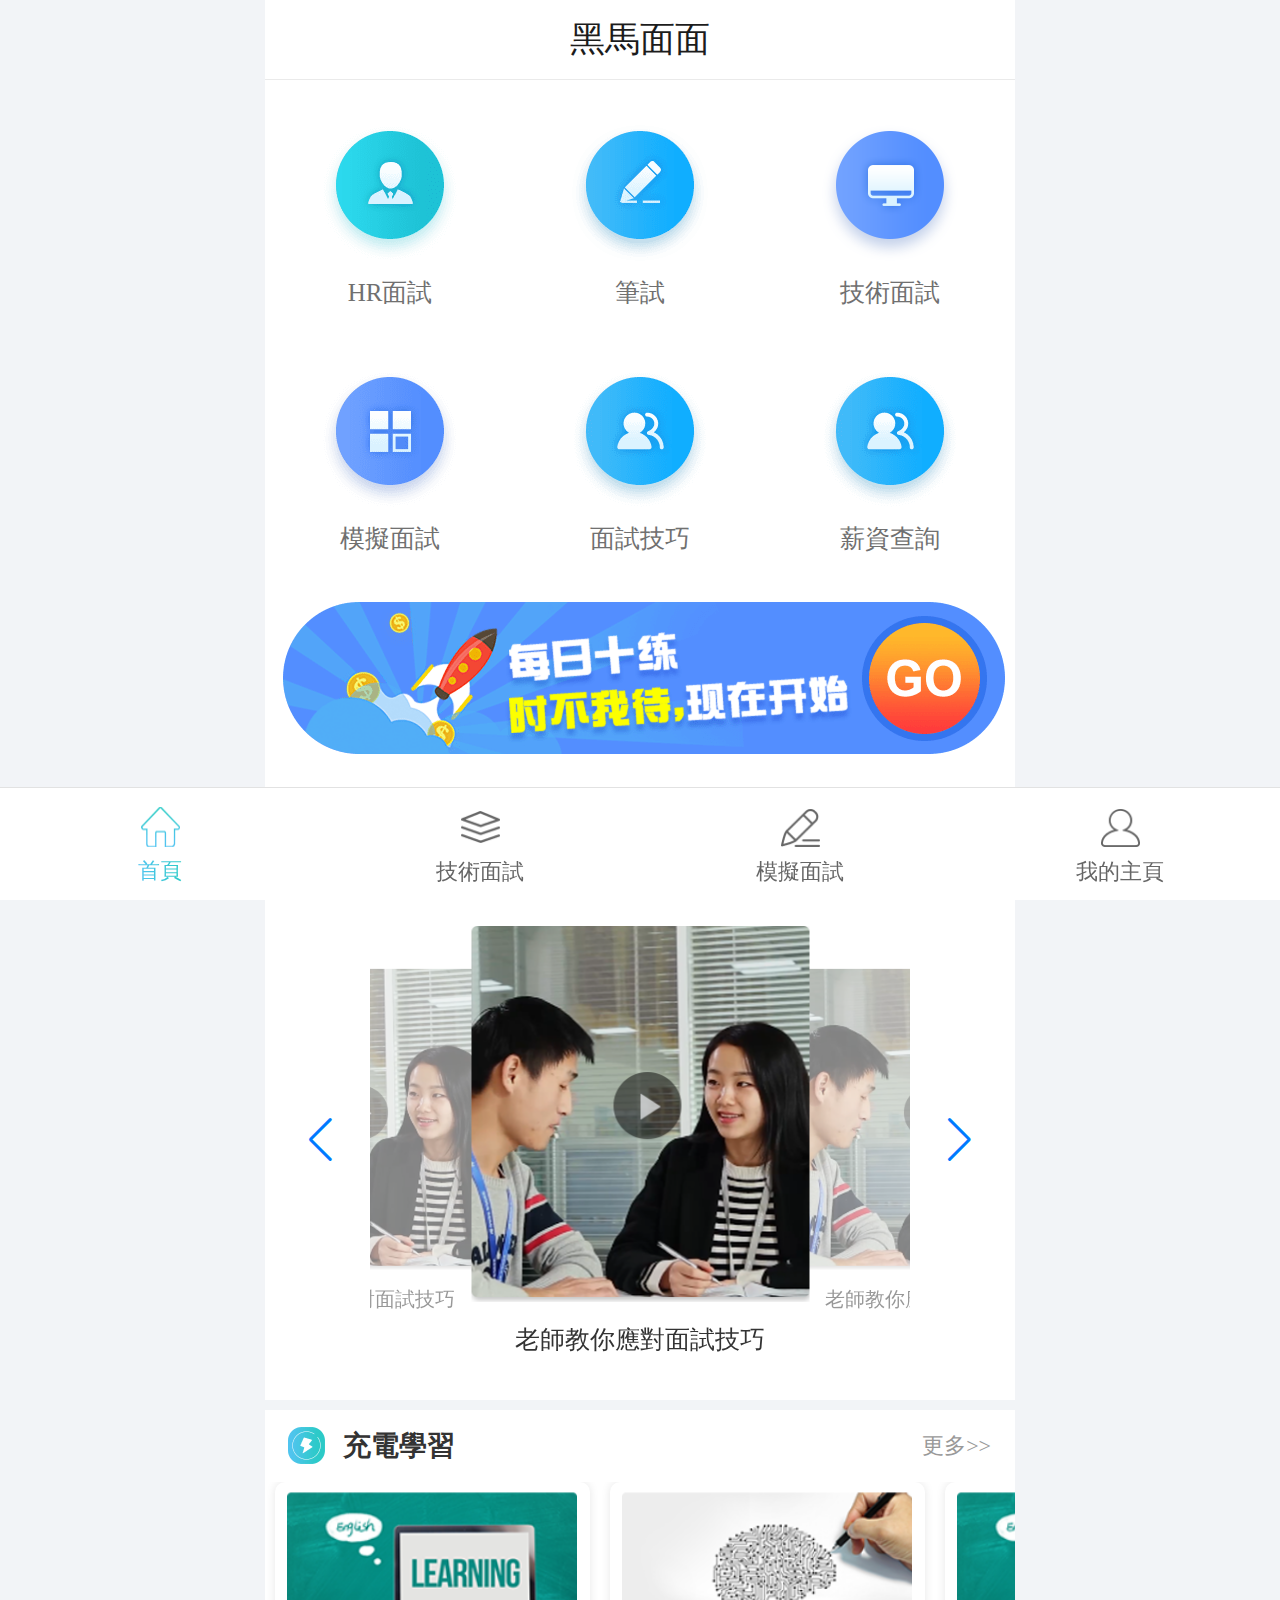
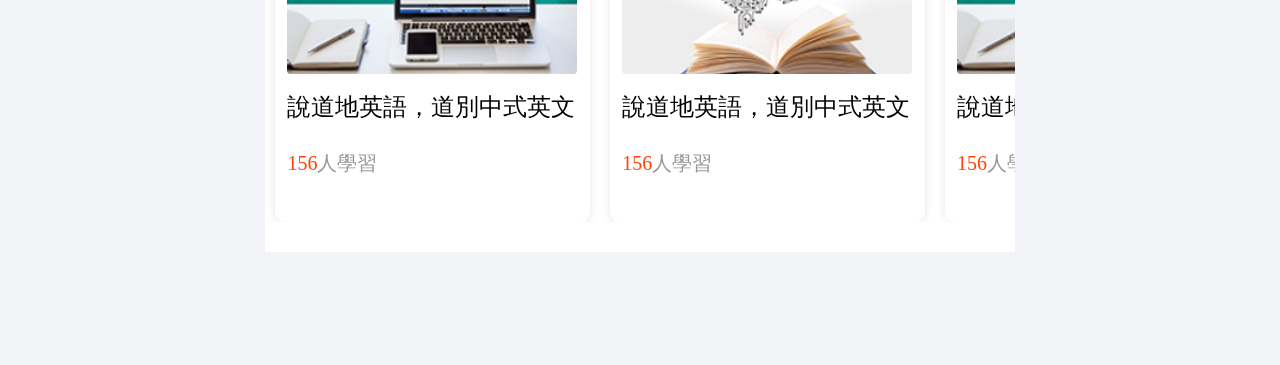
<file: bh/index.html>
<!DOCTYPE html>
<html lang="en">

<head>
    <meta charset="UTF-8">
    <meta name="viewport" content="width=device-width, initial-scale=1.0" />
    <title>黑馬面面</title>
    <link rel="stylesheet" href="./css/swiper.css">
    <link rel="stylesheet" href="./css/bass.css">
    <link rel="stylesheet" href="./css/index.css">
</head>

<body>

    <!-- indexheader start -->
    <header class="indexheader">黑馬面面</header>
    <!-- indexheader end -->

    <section class="indexwrap_1">
        <!-- indexnav start -->
        <nav class="indexnav">
            <ul>
                <li class="HRinterview"><a href="#"><span class="pic_1"></span><span class="word">HR面試</span></a></li>
                <li class="pentext"><a href="#"><span class="pic_2"></span><span class="word">筆試</span></a></li>
                <li class="technology"><a href="#"><span class="pic_3"></span><span class="word">技術面試</span></a></li>
                <li class="similatinterview"><a href="#"><span class="pic_4"></span><span class="word">模擬面試</span></a>
                </li>
                <li class="interviewskill"><a href="#"><span class="pic_5"></span><span class="word">面試技巧</span></a>
                </li>
                <li class="paysearch"><a href="#"><span class="pic_6"></span><span class="word">薪資查詢</span></a></li>
            </ul>
        </nav>
        <!-- indexnav end -->
        <!-- indexbanner start -->
        <div class="indexbanner">
            <a href="#"><img src="./upload/go.png" alt=""></a>
        </div>
        <!-- indexbanner end -->
    </section>
    <section class="indexwrap_2">
        <!-- jobdirect start -->
        <div class="jobdirect">
            <div class="jobdirect_hd">
                <span class="title">就業指導</span>
                <a href="#" class="more">更多>></a>
            </div>
            <div class="jobdirect_bd">
                <!-- Swiper -->
                <div class="swiper-container jbc_content">
                    <div class="swiper-wrapper">
                        <div class="swiper-slide">
                            <a href=""><img src="./upload/pic.png" alt=""></a>
                            <p>老師教你應對面試技巧</p>
                        </div>
                        <div class="swiper-slide">
                            <a href=""><img src="./upload/pic.png" alt=""></a>
                            <p>老師教你應對面試技巧</p>
                        </div>
                        <div class="swiper-slide">
                            <a href=""><img src="./upload/pic.png" alt=""></a>
                            <p>老師教你應對面試技巧</p>
                        </div>
                    </div>
                </div>
                <div class="swiper-button-next"></div>
                <div class="swiper-button-prev"></div>
            </div>
            <!-- jobdirect end -->

    </section>
    <section class="indexwrap_3">
        <!-- learn start -->
        <div class="learn_hd">
            <div class="title">充電學習</div>
            <a href="#" class="more">更多>></a>
        </div>
        <div class="learn_bd">
            <!-- Swiper -->
            <div class="swiper-container learn_content">
                <div class="swiper-wrapper">
                    <div class="swiper-slide"><a href="#"><img src="./upload/pic1.png" alt="">
                            <h4>說道地英語，道別中式英文</h4><span class="people_1">156</span><span class="people_2">人學習</span>
                        </a></div>
                    <div class="swiper-slide"><a href="#"><img src="./upload/pic2.png" alt="">
                            <h4>說道地英語，道別中式英文</h4><span class="people_1">156</span><span class="people_2">人學習</span>
                        </a></div>
                    <div class="swiper-slide"><a href="#"><img src="./upload/pic1.png" alt="">
                            <h4>說道地英語，道別中式英文</h4><span class="people_1">156</span><span class="people_2">人學習</span>
                        </a></div>
                    <div class="swiper-slide"><a href="#"><img src="./upload/pic1.png" alt="">
                            <h4>說道地英語，道別中式英文</h4><span class="people_1">156</span><span class="people_2">人學習</span>
                        </a></div>
                    <div class="swiper-slide"><a href="#"><img src="./upload/pic1.png" alt="">
                            <h4>說道地英語，道別中式英文</h4><span class="people_1">156</span><span class="people_2">人學習</span>
                        </a></div>
                    <div class="swiper-slide"><a href="#"><img src="./upload/pic1.png" alt="">
                            <h4>說道地英語，道別中式英文</h4><span class="people_1">156</span><span class="people_2">人學習</span>
                        </a></div>

                </div>
            </div>
        </div>
        <!-- learn end -->
    </section>
    <!-- footer start -->
    <section class="footer">
        <ul>
            <li class="footer_home"><a href=""><span class="pic_home"></span><span class="word wordcolor">首頁</span></a>
            </li>
            <li class="footer_interview"><a href=""><span class="pic_interview"></span><span
                        class="word">技術面試</span></a></li>
            <li><a href="footer_similatinterview"><span class="pic_similatinterview"></span><span
                        class="word">模擬面試</span></a></li>
            <li><a href="self"><span class="pic_self"></span><span class="word">我的主頁</span></a></li>
        </ul>
    </section>
    <!-- footer end -->
    <script src="./js/flexible.js"></script>
    <script src="./js/swiper.min.js"></script>
    <script>
        // 第一個banner
        (function () {
            var swiper = new Swiper('.jbc_content', {
                slidesPerView: 2,
                spaceBetween: 30,
                centeredSlides: true,
                loop: true,
                navigation: {
                    nextEl: '.swiper-button-next',
                    prevEl: '.swiper-button-prev',
                },
            });
        })();
        // 第二個banner
        (function () {
            var swiper = new Swiper('.learn_content', {
                slidesPerView: 2.3,
                spaceBetween: 20,
            });
        })();
    </script>
</body>

</html>
</file>
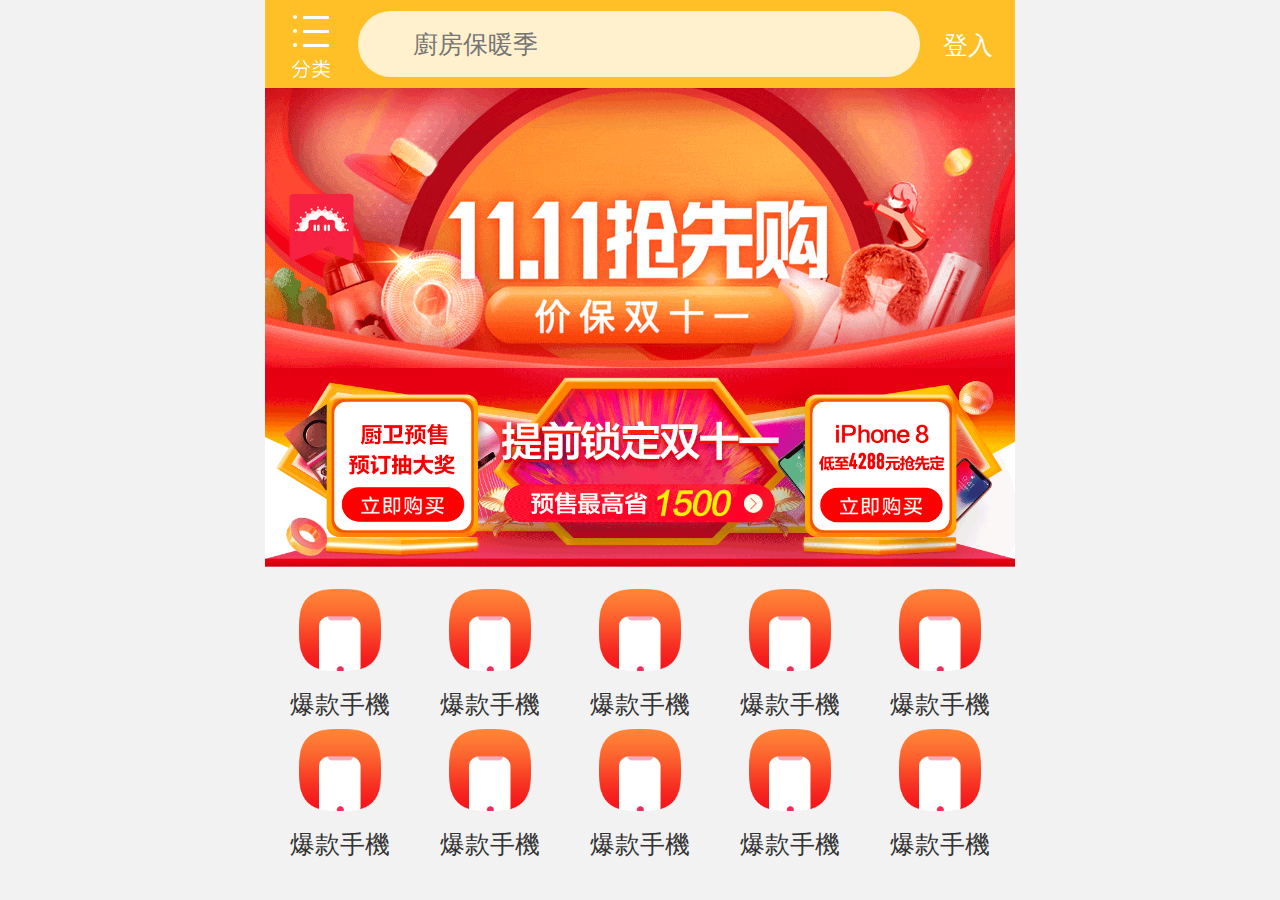
<file: m.suning/index.html>
<!DOCTYPE html>
<html lang="en">

<head>
    <meta charset="UTF-8">
    <meta name="viewport" content="width=device-width, initial-scale=1.0">
    <title>蘇寧</title>
    <link rel="stylesheet" href="./css/base.css">
    <link rel="stylesheet" href="./css/index.css">
</head>

<body>
    <!-- header start -->
    <header class="indexheader">
        <div class="classnav"></div>
        <div class="searchbar">
            <input type="search" placeholder="廚房保暖季">
        </div>
        <a href="#" class="login">登入</a>
    </header>
    <!-- header end -->
    <!-- banner start -->
    <section class="indexbanner"> <a href="#"><img src="./upload/banner.gif"></a></section>
    <!-- banner end -->
    <!-- indexsale start-->
    <section class="indexsale">
        <ul>
            <li><a href="#"><img src="./upload/ad1.gif" alt=""></a></li>
            <li><a href="#"><img src="./upload/ad2.gif" alt=""></a></li>
            <li><a href="#"><img src="./upload/ad3.gif" alt=""></a></li>
        </ul>
    </section>
    <!-- indexsale end -->
    <!-- indexnav start -->
    <nav class="indexnav">
        <ul>
            <li><a href="#"><img src="./upload/nav1.png" alt=""><span>爆款手機</span></a></li>
            <li><a href="#"><img src="./upload/nav1.png" alt=""><span>爆款手機</span></a></li>
            <li><a href="#"><img src="./upload/nav1.png" alt=""><span>爆款手機</span></a></li>
            <li><a href="#"><img src="./upload/nav1.png" alt=""><span>爆款手機</span></a></li>
            <li><a href="#"><img src="./upload/nav1.png" alt=""><span>爆款手機</span></a></li>
            <li><a href="#"><img src="./upload/nav1.png" alt=""><span>爆款手機</span></a></li>
            <li><a href="#"><img src="./upload/nav1.png" alt=""><span>爆款手機</span></a></li>
            <li><a href="#"><img src="./upload/nav1.png" alt=""><span>爆款手機</span></a></li>
            <li><a href="#"><img src="./upload/nav1.png" alt=""><span>爆款手機</span></a></li>
            <li><a href="#"><img src="./upload/nav1.png" alt=""><span>爆款手機</span></a></li>
        </ul>
    </nav>
    <!-- indexnav end -->
</body>

</html>
</file>
<file: bh/css/index.css>
body {
  min-width: 320px;
  max-width: 750px;
  margin: 0 auto;
  background-color: #f2f4f7;
}
@media screen and (min-width: 750px) {
  html {
    font-size: 37.5px !important;
  }
}
.indexheader {
  width: 100%;
  height: 2.133333rem;
  text-align: center;
  line-height: 2.133333rem;
  font-size: 0.933333rem;
  border-bottom: 1px solid #eaeaea;
  color: #1c1c1c;
  background: #ffffff;
}
.indexwrap_1 {
  width: 100%;
  height: 19.12rem;
  margin-bottom: 0.746667rem;
  background-color: #ffffff;
}
.indexwrap_1 .indexnav {
  width: 100%;
  height: 13.92rem;
}
.indexwrap_1 .indexnav ul {
  width: 100%;
  display: flex;
  flex-wrap: wrap;
  justify-content: space-between;
}
.indexwrap_1 .indexnav ul li {
  flex: 33.333%;
}
.indexwrap_1 .indexnav ul li:nth-of-type(-n+3) {
  margin-bottom: 1.653333rem;
  margin-top: 1.173333rem;
}
.indexwrap_1 .indexnav ul li a {
  display: flex;
  flex-direction: column;
  align-items: center;
  height: 100%;
}
.indexwrap_1 .indexnav ul li a span[class^="pic_"] {
  width: 3.706667rem;
  height: 3.706667rem;
  margin-bottom: 0.426667rem;
  background-size: 3.706667rem auto;
}
.indexwrap_1 .indexnav ul li a .pic_1 {
  background: url(../images/icon1.png) no-repeat center center;
}
.indexwrap_1 .indexnav ul li a .pic_2 {
  background: url(../images/icon2.png) no-repeat center center;
}
.indexwrap_1 .indexnav ul li a .pic_3 {
  background: url(../images/icon3.png) no-repeat center center;
}
.indexwrap_1 .indexnav ul li a .pic_4 {
  background: url(../images/icon4.png) no-repeat center center;
}
.indexwrap_1 .indexnav ul li a .pic_5 {
  background: url(../images/icon5.png) no-repeat center center;
}
.indexwrap_1 .indexnav ul li a .pic_6 {
  background: url(../images/icon5.png) no-repeat center center;
}
.indexwrap_1 .indexnav ul li a .word {
  font-size: 0.666667rem;
  color: #707070;
}
.indexwrap_1 .indexbanner {
  height: 4.053333rem;
  margin: 0 0.266667rem 0 0.48rem;
}
.indexwrap_1 .indexbanner a {
  display: block;
  height: 100%;
}
.indexwrap_1 .indexbanner a img {
  width: 100%;
}
.indexwrap_2 {
  width: 100%;
  height: 15.333333rem;
  margin-top: 0.266667rem;
  background-color: #ffffff;
}
.indexwrap_2 .jobdirect {
  height: 15.333333rem;
}
.indexwrap_2 .jobdirect .jobdirect_hd {
  display: flex;
  justify-content: space-between;
  align-items: center;
  height: 2.693333rem;
  padding: 0 0.64rem 0 2.08rem;
}
.indexwrap_2 .jobdirect .jobdirect_hd .title {
  position: relative;
  font-size: 0.746667rem;
  color: #333333;
  font-weight: 700;
}
.indexwrap_2 .jobdirect .jobdirect_hd .title::before {
  position: absolute;
  content: '';
  top: -0.133333rem;
  left: -1.6rem;
  width: 1.013333rem;
  height: 1.013333rem;
  background: url(../images/i2.png) no-repeat center center;
  background-size: 0.986667rem auto;
}
.indexwrap_2 .jobdirect .jobdirect_hd .more {
  font-size: 0.586667rem;
  color: #999999;
}
.indexwrap_2 .jobdirect .jobdirect_bd {
  position: relative;
}
.indexwrap_2 .jobdirect .jobdirect_bd .swiper-container {
  width: 14.4rem;
  height: 100%;
}
.indexwrap_2 .jobdirect .jobdirect_bd .swiper-slide {
  text-align: center;
  font-size: 18px;
  background: #fff;
  /* Center slide text vertically */
  display: -webkit-box;
  display: -ms-flexbox;
  display: -webkit-flex;
  display: flex;
  flex-direction: column;
  -webkit-box-pack: center;
  -ms-flex-pack: center;
  -webkit-justify-content: center;
  justify-content: center;
  -webkit-box-align: center;
  -ms-flex-align: center;
  -webkit-align-items: center;
  align-items: center;
  transition: 300ms;
  transform: scale(0.8);
  opacity: 0.5;
}
.indexwrap_2 .jobdirect .jobdirect_bd .swiper-slide a {
  width: 9.013333rem;
  height: 10.026667rem;
}
.indexwrap_2 .jobdirect .jobdirect_bd .swiper-slide a img {
  width: 100%;
  height: 100%;
}
.indexwrap_2 .jobdirect .jobdirect_bd .swiper-slide p {
  width: 9.013333rem;
  margin-top: 0.64rem;
  font-size: 0.666667rem;
  color: #333333;
}
.indexwrap_2 .jobdirect .jobdirect_bd .swiper-slide-active,
.indexwrap_2 .jobdirect .jobdirect_bd .swiper-slide-duplicate-active {
  transform: scale(1);
  z-index: 999;
  opacity: 1;
}
.indexwrap_2 .jobdirect .jobdirect_bd .swiper-button-next,
.indexwrap_2 .jobdirect .jobdirect_bd .swiper-button-prev {
  position: absolute !important;
}
.indexwrap_2 .jobdirect .jobdirect_bd .swiper-button-next {
  right: 1.12rem !important;
}
.indexwrap_2 .jobdirect .jobdirect_bd .swiper-button-prev {
  left: 1.12rem !important;
}
.indexwrap_3 {
  width: 100%;
  margin: 10px 0 3.013333rem 0;
  padding-bottom: 0.8rem;
  background-color: #ffffff;
}
.indexwrap_3 .learn_hd {
  display: flex;
  justify-content: space-between;
  align-items: center;
  width: 100%;
  height: 1.92rem;
  padding: 0 0.64rem 0 2.08rem;
}
.indexwrap_3 .learn_hd .title {
  position: relative;
  font-size: 0.746667rem;
  color: #333333;
  font-weight: 700;
}
.indexwrap_3 .learn_hd .title::before {
  position: absolute;
  content: '';
  top: -0.08rem;
  left: -1.466667rem;
  width: 1.013333rem;
  height: 1.013333rem;
  background: url(../images/i1.png) no-repeat center center;
  background-size: 0.986667rem auto;
}
.indexwrap_3 .learn_hd .more {
  font-size: 0.586667rem;
  color: #999999;
}
.indexwrap_3 .learn_bd .swiper-container {
  width: 100%;
  height: 100%;
}
.indexwrap_3 .learn_bd .swiper-container .swiper-wrapper div:nth-child(1) {
  margin-left: 0.266667rem;
}
.indexwrap_3 .learn_bd .swiper-slide {
  width: 7.733333rem;
  height: 9.066667rem;
  text-align: center;
  font-size: 18px;
  background-color: #fff;
  border-radius: 0.266667rem;
  box-shadow: 0 0 0.266667rem rgba(0, 0, 0, 0.1);
  /* Center slide text vertically */
  display: -webkit-box;
  display: -ms-flexbox;
  display: -webkit-flex;
  display: flex;
  -webkit-box-pack: center;
  -ms-flex-pack: center;
  -webkit-justify-content: center;
  justify-content: center;
  -webkit-box-align: center;
  -ms-flex-align: center;
  -webkit-align-items: center;
  align-items: center;
}
.indexwrap_3 .learn_bd .swiper-slide a {
  display: block;
  width: 7.733333rem;
  height: 9.066667rem;
  padding-top: 0.266667rem;
  text-align: left;
}
.indexwrap_3 .learn_bd .swiper-slide a h4 {
  font-size: 0.64rem;
  color: black;
  margin: 0.533333rem 0 0.8rem 0;
  font-weight: 400;
}
.indexwrap_3 .learn_bd .swiper-slide a span[class^="people_"] {
  font-size: 0.533333rem;
}
.indexwrap_3 .learn_bd .swiper-slide a .people_1 {
  color: #ff4406;
}
.indexwrap_3 .learn_bd .swiper-slide a .people_2 {
  color: #989898;
}
.footer {
  position: fixed;
  bottom: 0;
  left: 0;
  width: 100%;
  height: 3.013333rem;
  background-color: #ffffff;
  border-top: 1px solid #e2e2e2;
  z-index: 99999999999;
}
.footer ul {
  display: flex;
  justify-content: space-between;
}
.footer ul li {
  flex: 1;
  height: 3.013333rem;
}
.footer ul li a {
  display: flex;
  flex-direction: column;
  align-items: center;
  width: 100%;
  height: 100%;
}
.footer ul li a span[class^="pic"] {
  width: 1.04rem;
  height: 1.093333rem;
  margin: 0.506667rem 0 0.293333rem 0;
  background-size: 1.04rem auto;
}
.footer ul li a .pic_home {
  background: url(../images/home.png) no-repeat center center;
}
.footer ul li a .pic_interview {
  background: url(../images/net.png) no-repeat center center;
}
.footer ul li a .pic_similatinterview {
  background: url(../images/ms.png) no-repeat center center;
}
.footer ul li a .pic_self {
  background: url(../images/user.png) no-repeat center center;
}
.footer ul li a .word {
  font-size: 0.586667rem;
  color: #666666;
}
.footer ul li a .wordcolor {
  height: 1.173333rem;
  background: -webkit-linear-gradient(left, #52C4F0, #2CCAC7);
  font-size: 0.586667rem;
  -webkit-background-clip: text;
  -webkit-text-fill-color: transparent;
}
</file>
<file: m.suning/css/index.css>
* {
  padding: 0;
  margin: 0;
  box-sizing: border-box;
}
li {
  list-style: none;
}
a {
  text-decoration: none;
}
html {
  font-size: 30px;
}
@media screen and (min-width: 320px) {
  html {
    font-size: 12.8px;
  }
}
@media screen and (min-width: 375px) {
  html {
    font-size: 15px;
  }
}
@media screen and (min-width: 384px) {
  html {
    font-size: 15.36px;
  }
}
@media screen and (min-width: 400px) {
  html {
    font-size: 16px;
  }
}
@media screen and (min-width: 414px) {
  html {
    font-size: 16.56px;
  }
}
@media screen and (min-width: 424px) {
  html {
    font-size: 16.96px;
  }
}
@media screen and (min-width: 480px) {
  html {
    font-size: 19.2px;
  }
}
@media screen and (min-width: 720px) {
  html {
    font-size: 28.8px;
  }
}
@media screen and (min-width: 750px) {
  html {
    font-size: 30px;
  }
}
body {
  max-width: 25rem;
  min-width: 10.66666667rem;
  margin: 0 auto;
  line-height: 1.5;
  font-family: Arial, Helvetica;
  background: #f2f2f2;
}
.indexheader {
  position: fixed;
  top: 0;
  left: 50%;
  transform: translateX(-50%);
  display: flex;
  justify-content: space-between;
  width: 25rem;
  height: 2.93333333rem;
  background-color: #ffc027;
}
.indexheader .classnav {
  width: 1.46666667rem;
  height: 2.33333333rem;
  margin: 0.36666667rem 0.83333333rem 0.23333333rem 0.8rem;
  background-color: pink;
  background: url(../images/classify.png);
  background-size: 1.46666667rem 2.33333333rem;
}
.indexheader .login {
  width: 2.5rem;
  height: 2.33333333rem;
  font-size: 0.83333333rem;
  margin: 0.33333333rem;
  text-align: center;
  line-height: 2.33333333rem;
  color: white;
}
.indexheader .searchbar {
  display: flex;
  align-items: center;
  flex: 1;
  height: 2.93333333rem;
}
.indexheader .searchbar input {
  width: 100%;
  height: 2.2rem;
  padding: 0.03333333rem 1rem 0.03333333rem 1.83333333rem;
  border: 0;
  border-radius: 2.2rem;
  outline: none;
  font-size: 0.83333333rem;
  background-color: #fff1ce;
}
.indexbanner {
  height: 12.26666667rem;
}
.indexbanner a {
  display: block;
  width: 100%;
  height: 12.26666667rem;
}
.indexbanner a img {
  width: 100%;
}
.indexsale {
  width: 25rem;
}
.indexsale ul {
  display: flex;
}
.indexsale ul li {
  flex: 1;
}
.indexsale ul li a {
  display: block;
  width: 100%;
}
.indexsale ul li a img {
  width: 100%;
}
.indexnav {
  width: 25rem;
}
.indexnav ul {
  display: flex;
  justify-content: space-between;
  flex-wrap: wrap;
  width: 100%;
}
.indexnav ul li {
  flex: 20%;
  height: 4.66666667rem;
}
.indexnav ul li a {
  display: flex;
  flex-direction: column;
  justify-content: space-between;
  align-items: center;
  width: 100%;
  height: 4.66666667rem;
}
.indexnav ul li a img {
  flex: 1;
  width: 2.73333333rem;
  height: 2.73333333rem;
  margin: 0.33333333rem 0 0.5rem;
}
.indexnav ul li a span {
  flex: 1;
  font-size: 0.83333333rem;
  color: #333333;
}
</file>
<file: bh/css/bass.css>
/*! normalize.css v8.0.1 | MIT License | github.com/necolas/normalize.css */

/* Document
   ========================================================================== */

/**
 * 1. Correct the line height in all browsers.
 * 2. Prevent adjustments of font size after orientation changes in iOS.
 */

 html {
  line-height             : 1.15;
  /* 1 */
  -webkit-text-size-adjust: 100%;
  /* 2 */
}

/* Sections
   ========================================================================== */

/**
 * Remove the margin in all browsers.
 */

body {
  margin: 0;
}

/**
 * Render the `main` element consistently in IE.
 */

main {
  display: block;
}

/**
 * Correct the font size and margin on `h1` elements within `section` and
 * `article` contexts in Chrome, Firefox, and Safari.
 */

h1 {
  font-size: 2em;
  margin   : 0.67em 0;
}

/* Grouping content
   ========================================================================== */

/**
 * 1. Add the correct box sizing in Firefox.
 * 2. Show the overflow in Edge and IE.
 */

hr {
  box-sizing: content-box;
  /* 1 */
  height    : 0;
  /* 1 */
  overflow  : visible;
  /* 2 */
}

/**
 * 1. Correct the inheritance and scaling of font size in all browsers.
 * 2. Correct the odd `em` font sizing in all browsers.
 */

pre {
  font-family: monospace, monospace;
  /* 1 */
  font-size  : 1em;
  /* 2 */
}

/* Text-level semantics
   ========================================================================== */

/**
 * Remove the gray background on active links in IE 10.
 */

a {
  background-color: transparent;
}

/**
 * 1. Remove the bottom border in Chrome 57-
 * 2. Add the correct text decoration in Chrome, Edge, IE, Opera, and Safari.
 */

abbr[title] {
  border-bottom  : none;
  /* 1 */
  text-decoration: underline;
  /* 2 */
  text-decoration: underline dotted;
  /* 2 */
}

/**
 * Add the correct font weight in Chrome, Edge, and Safari.
 */

b,
strong {
  font-weight: bolder;
}

/**
 * 1. Correct the inheritance and scaling of font size in all browsers.
 * 2. Correct the odd `em` font sizing in all browsers.
 */

code,
kbd,
samp {
  font-family: monospace, monospace;
  /* 1 */
  font-size  : 1em;
  /* 2 */
}

/**
 * Add the correct font size in all browsers.
 */

small {
  font-size: 80%;
}

/**
 * Prevent `sub` and `sup` elements from affecting the line height in
 * all browsers.
 */

sub,
sup {
  font-size     : 75%;
  line-height   : 0;
  position      : relative;
  vertical-align: baseline;
}

sub {
  bottom: -0.25em;
}

sup {
  top: -0.5em;
}

/* Embedded content
   ========================================================================== */

/**
 * Remove the border on images inside links in IE 10.
 */

img {
  border-style: none;
}

/* Forms
   ========================================================================== */

/**
 * 1. Change the font styles in all browsers.
 * 2. Remove the margin in Firefox and Safari.
 */

button,
input,
optgroup,
select,
textarea {
  font-family: inherit;
  /* 1 */
  font-size  : 100%;
  /* 1 */
  line-height: 1.15;
  /* 1 */
  margin     : 0;
  /* 2 */
}

/**
 * Show the overflow in IE.
 * 1. Show the overflow in Edge.
 */

button,
input {
  /* 1 */
  overflow: visible;
}

/**
 * Remove the inheritance of text transform in Edge, Firefox, and IE.
 * 1. Remove the inheritance of text transform in Firefox.
 */

button,
select {
  /* 1 */
  text-transform: none;
}

/**
 * Correct the inability to style clickable types in iOS and Safari.
 */

button,
[type="button"],
[type="reset"],
[type="submit"] {
  -webkit-appearance: button;
}

/**
 * Remove the inner border and padding in Firefox.
 */

button::-moz-focus-inner,
[type="button"]::-moz-focus-inner,
[type="reset"]::-moz-focus-inner,
[type="submit"]::-moz-focus-inner {
  border-style: none;
  padding     : 0;
}

/**
 * Restore the focus styles unset by the previous rule.
 */

button:-moz-focusring,
[type="button"]:-moz-focusring,
[type="reset"]:-moz-focusring,
[type="submit"]:-moz-focusring {
  outline: 1px dotted ButtonText;
}

/**
 * Correct the padding in Firefox.
 */

fieldset {
  padding: 0.35em 0.75em 0.625em;
}

/**
 * 1. Correct the text wrapping in Edge and IE.
 * 2. Correct the color inheritance from `fieldset` elements in IE.
 * 3. Remove the padding so developers are not caught out when they zero out
 *    `fieldset` elements in all browsers.
 */

legend {
  box-sizing : border-box;
  /* 1 */
  color      : inherit;
  /* 2 */
  display    : table;
  /* 1 */
  max-width  : 100%;
  /* 1 */
  padding    : 0;
  /* 3 */
  white-space: normal;
  /* 1 */
}

/**
 * Add the correct vertical alignment in Chrome, Firefox, and Opera.
 */

progress {
  vertical-align: baseline;
}

/**
 * Remove the default vertical scrollbar in IE 10+.
 */

textarea {
  overflow: auto;
}

/**
 * 1. Add the correct box sizing in IE 10.
 * 2. Remove the padding in IE 10.
 */

[type="checkbox"],
[type="radio"] {
  box-sizing: border-box;
  /* 1 */
  padding   : 0;
  /* 2 */
}

/**
 * Correct the cursor style of increment and decrement buttons in Chrome.
 */

[type="number"]::-webkit-inner-spin-button,
[type="number"]::-webkit-outer-spin-button {
  height: auto;
}

/**
 * 1. Correct the odd appearance in Chrome and Safari.
 * 2. Correct the outline style in Safari.
 */

[type="search"] {
  -webkit-appearance: textfield;
  /* 1 */
  outline-offset    : -2px;
  /* 2 */
}

/**
 * Remove the inner padding in Chrome and Safari on macOS.
 */

[type="search"]::-webkit-search-decoration {
  -webkit-appearance: none;
}

/**
 * 1. Correct the inability to style clickable types in iOS and Safari.
 * 2. Change font properties to `inherit` in Safari.
 */

::-webkit-file-upload-button {
  -webkit-appearance: button;
  /* 1 */
  font              : inherit;
  /* 2 */
}

/* Interactive
   ========================================================================== */

/*
 * Add the correct display in Edge, IE 10+, and Firefox.
 */

details {
  display: block;
}

/*
 * Add the correct display in all browsers.
 */

summary {
  display: list-item;
}

/* Misc
   ========================================================================== */

/**
 * Add the correct display in IE 10+.
 */

template {
  display: none;
}

/**
 * Add the correct display in IE 10.
 */

[hidden] {
  display: none;
}

input {
  border    : none;
  outline   : none;
  background: none;
}

ul,
li {
  padding   : 0;
  list-style: none;
}

p {
  margin: 0;
}

img {
  display: block;
  width  : 100%;
}

* {
  box-sizing: border-box;
  margin: 0;
  padding: 0;
}
a {
  text-decoration: none;
}
</file>
<file: m.suning/css/base.css>
/*! normalize.css v8.0.1 | MIT License | github.com/necolas/normalize.css */

/* Document
   ========================================================================== */

/**
 * 1. Correct the line height in all browsers.
 * 2. Prevent adjustments of font size after orientation changes in iOS.
 */

 html {
    line-height: 1.15; /* 1 */
    -webkit-text-size-adjust: 100%; /* 2 */
  }
  
  /* Sections
     ========================================================================== */
  
  /**
   * Remove the margin in all browsers.
   */
  
  body {
    margin: 0;
  }
  
  /**
   * Render the `main` element consistently in IE.
   */
  
  main {
    display: block;
  }
  
  /**
   * Correct the font size and margin on `h1` elements within `section` and
   * `article` contexts in Chrome, Firefox, and Safari.
   */
  
  h1 {
    font-size: 2em;
    margin: 0.67em 0;
  }
  
  /* Grouping content
     ========================================================================== */
  
  /**
   * 1. Add the correct box sizing in Firefox.
   * 2. Show the overflow in Edge and IE.
   */
  
  hr {
    box-sizing: content-box; /* 1 */
    height: 0; /* 1 */
    overflow: visible; /* 2 */
  }
  
  /**
   * 1. Correct the inheritance and scaling of font size in all browsers.
   * 2. Correct the odd `em` font sizing in all browsers.
   */
  
  pre {
    font-family: monospace, monospace; /* 1 */
    font-size: 1em; /* 2 */
  }
  
  /* Text-level semantics
     ========================================================================== */
  
  /**
   * Remove the gray background on active links in IE 10.
   */
  
  a {
    background-color: transparent;
  }
  
  /**
   * 1. Remove the bottom border in Chrome 57-
   * 2. Add the correct text decoration in Chrome, Edge, IE, Opera, and Safari.
   */
  
  abbr[title] {
    border-bottom: none; /* 1 */
    text-decoration: underline; /* 2 */
    text-decoration: underline dotted; /* 2 */
  }
  
  /**
   * Add the correct font weight in Chrome, Edge, and Safari.
   */
  
  b,
  strong {
    font-weight: bolder;
  }
  
  /**
   * 1. Correct the inheritance and scaling of font size in all browsers.
   * 2. Correct the odd `em` font sizing in all browsers.
   */
  
  code,
  kbd,
  samp {
    font-family: monospace, monospace; /* 1 */
    font-size: 1em; /* 2 */
  }
  
  /**
   * Add the correct font size in all browsers.
   */
  
  small {
    font-size: 80%;
  }
  
  /**
   * Prevent `sub` and `sup` elements from affecting the line height in
   * all browsers.
   */
  
  sub,
  sup {
    font-size: 75%;
    line-height: 0;
    position: relative;
    vertical-align: baseline;
  }
  
  sub {
    bottom: -0.25em;
  }
  
  sup {
    top: -0.5em;
  }
  
  /* Embedded content
     ========================================================================== */
  
  /**
   * Remove the border on images inside links in IE 10.
   */
  
  img {
    border-style: none;
  }
  
  /* Forms
     ========================================================================== */
  
  /**
   * 1. Change the font styles in all browsers.
   * 2. Remove the margin in Firefox and Safari.
   */
  
  button,
  input,
  optgroup,
  select,
  textarea {
    font-family: inherit; /* 1 */
    font-size: 100%; /* 1 */
    line-height: 1.15; /* 1 */
    margin: 0; /* 2 */
  }
  
  /**
   * Show the overflow in IE.
   * 1. Show the overflow in Edge.
   */
  
  button,
  input { /* 1 */
    overflow: visible;
  }
  
  /**
   * Remove the inheritance of text transform in Edge, Firefox, and IE.
   * 1. Remove the inheritance of text transform in Firefox.
   */
  
  button,
  select { /* 1 */
    text-transform: none;
  }
  
  /**
   * Correct the inability to style clickable types in iOS and Safari.
   */
  
  button,
  [type="button"],
  [type="reset"],
  [type="submit"] {
    -webkit-appearance: button;
  }
  
  /**
   * Remove the inner border and padding in Firefox.
   */
  
  button::-moz-focus-inner,
  [type="button"]::-moz-focus-inner,
  [type="reset"]::-moz-focus-inner,
  [type="submit"]::-moz-focus-inner {
    border-style: none;
    padding: 0;
  }
  
  /**
   * Restore the focus styles unset by the previous rule.
   */
  
  button:-moz-focusring,
  [type="button"]:-moz-focusring,
  [type="reset"]:-moz-focusring,
  [type="submit"]:-moz-focusring {
    outline: 1px dotted ButtonText;
  }
  
  /**
   * Correct the padding in Firefox.
   */
  
  fieldset {
    padding: 0.35em 0.75em 0.625em;
  }
  
  /**
   * 1. Correct the text wrapping in Edge and IE.
   * 2. Correct the color inheritance from `fieldset` elements in IE.
   * 3. Remove the padding so developers are not caught out when they zero out
   *    `fieldset` elements in all browsers.
   */
  
  legend {
    box-sizing: border-box; /* 1 */
    color: inherit; /* 2 */
    display: table; /* 1 */
    max-width: 100%; /* 1 */
    padding: 0; /* 3 */
    white-space: normal; /* 1 */
  }
  
  /**
   * Add the correct vertical alignment in Chrome, Firefox, and Opera.
   */
  
  progress {
    vertical-align: baseline;
  }
  
  /**
   * Remove the default vertical scrollbar in IE 10+.
   */
  
  textarea {
    overflow: auto;
  }
  
  /**
   * 1. Add the correct box sizing in IE 10.
   * 2. Remove the padding in IE 10.
   */
  
  [type="checkbox"],
  [type="radio"] {
    box-sizing: border-box; /* 1 */
    padding: 0; /* 2 */
  }
  
  /**
   * Correct the cursor style of increment and decrement buttons in Chrome.
   */
  
  [type="number"]::-webkit-inner-spin-button,
  [type="number"]::-webkit-outer-spin-button {
    height: auto;
  }
  
  /**
   * 1. Correct the odd appearance in Chrome and Safari.
   * 2. Correct the outline style in Safari.
   */
  
  [type="search"] {
    -webkit-appearance: textfield; /* 1 */
    outline-offset: -2px; /* 2 */
  }
  
  /**
   * Remove the inner padding in Chrome and Safari on macOS.
   */
  
  [type="search"]::-webkit-search-decoration {
    -webkit-appearance: none;
  }
  
  /**
   * 1. Correct the inability to style clickable types in iOS and Safari.
   * 2. Change font properties to `inherit` in Safari.
   */
  
  ::-webkit-file-upload-button {
    -webkit-appearance: button; /* 1 */
    font: inherit; /* 2 */
  }
  
  /* Interactive
     ========================================================================== */
  
  /*
   * Add the correct display in Edge, IE 10+, and Firefox.
   */
  
  details {
    display: block;
  }
  
  /*
   * Add the correct display in all browsers.
   */
  
  summary {
    display: list-item;
  }
  
  /* Misc
     ========================================================================== */
  
  /**
   * Add the correct display in IE 10+.
   */
  
  template {
    display: none;
  }
  
  /**
   * Add the correct display in IE 10.
   */
  
  [hidden] {
    display: none;
  }
</file>
